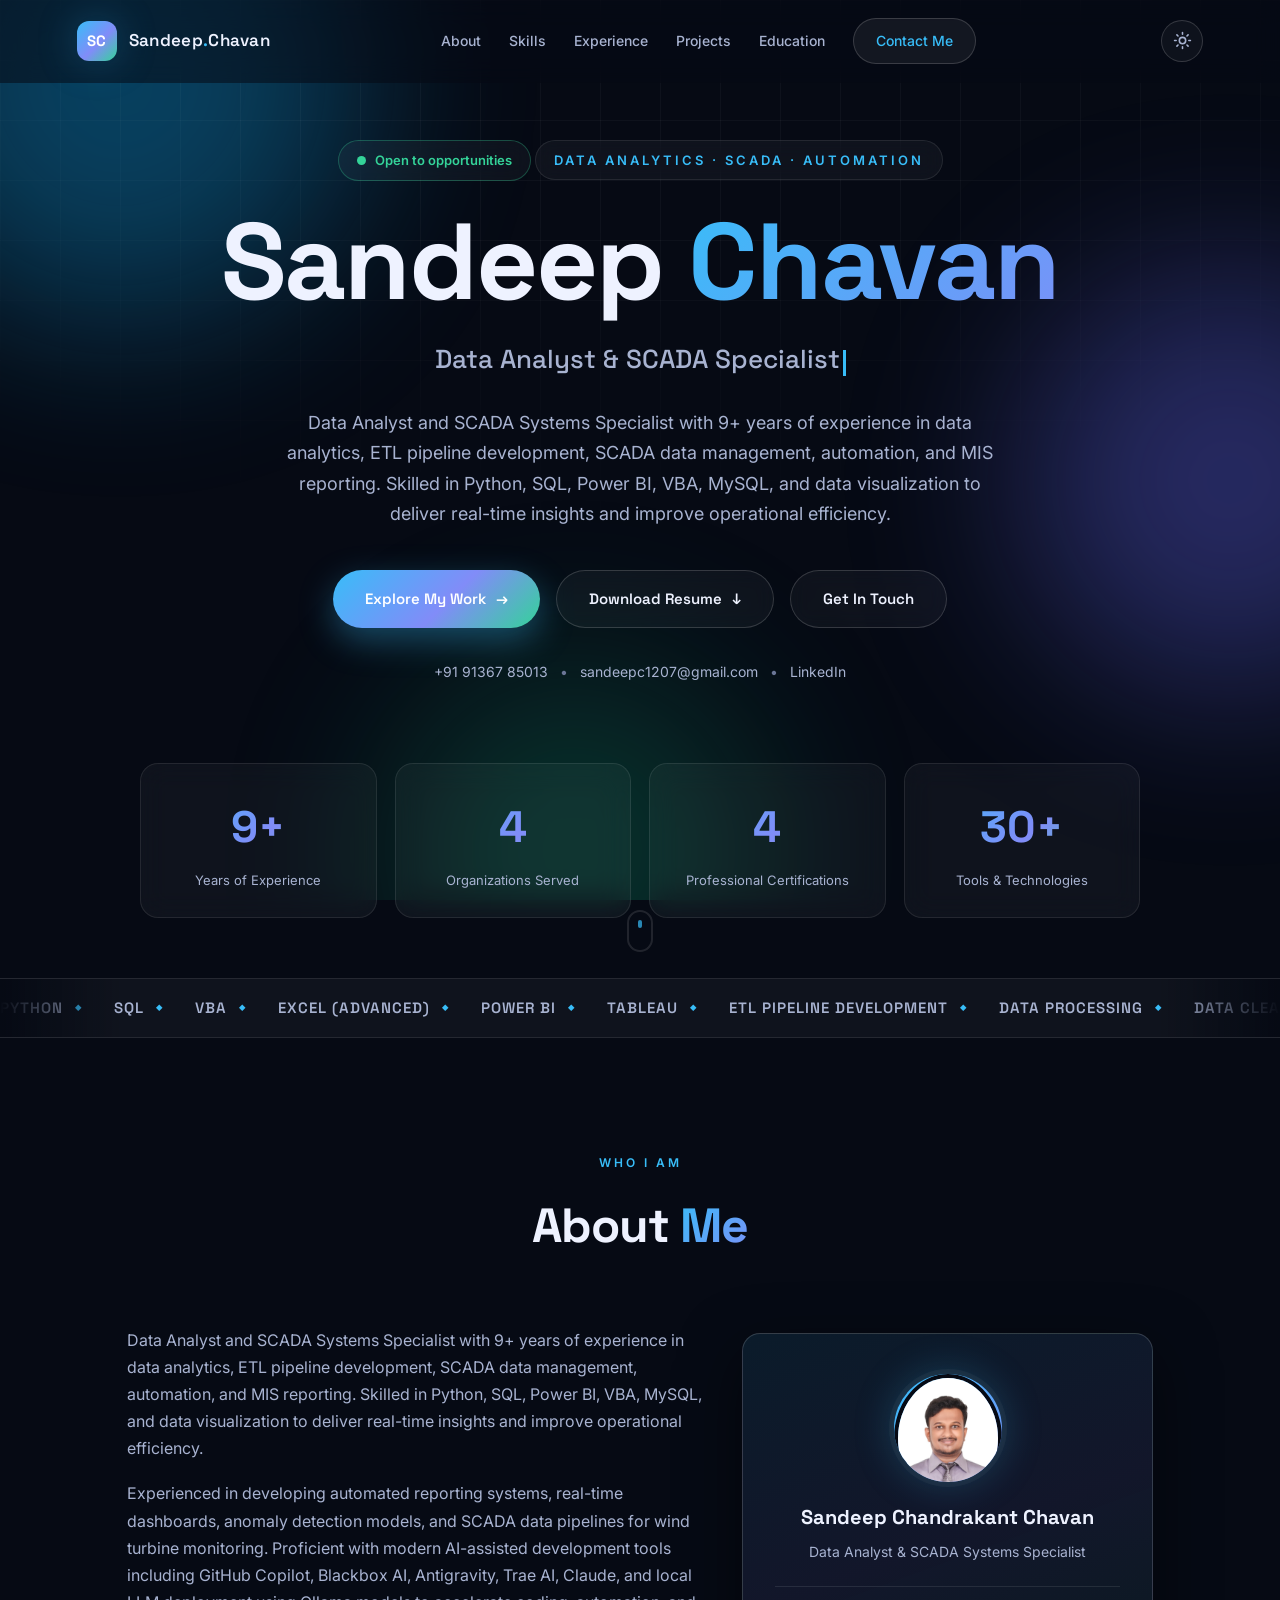
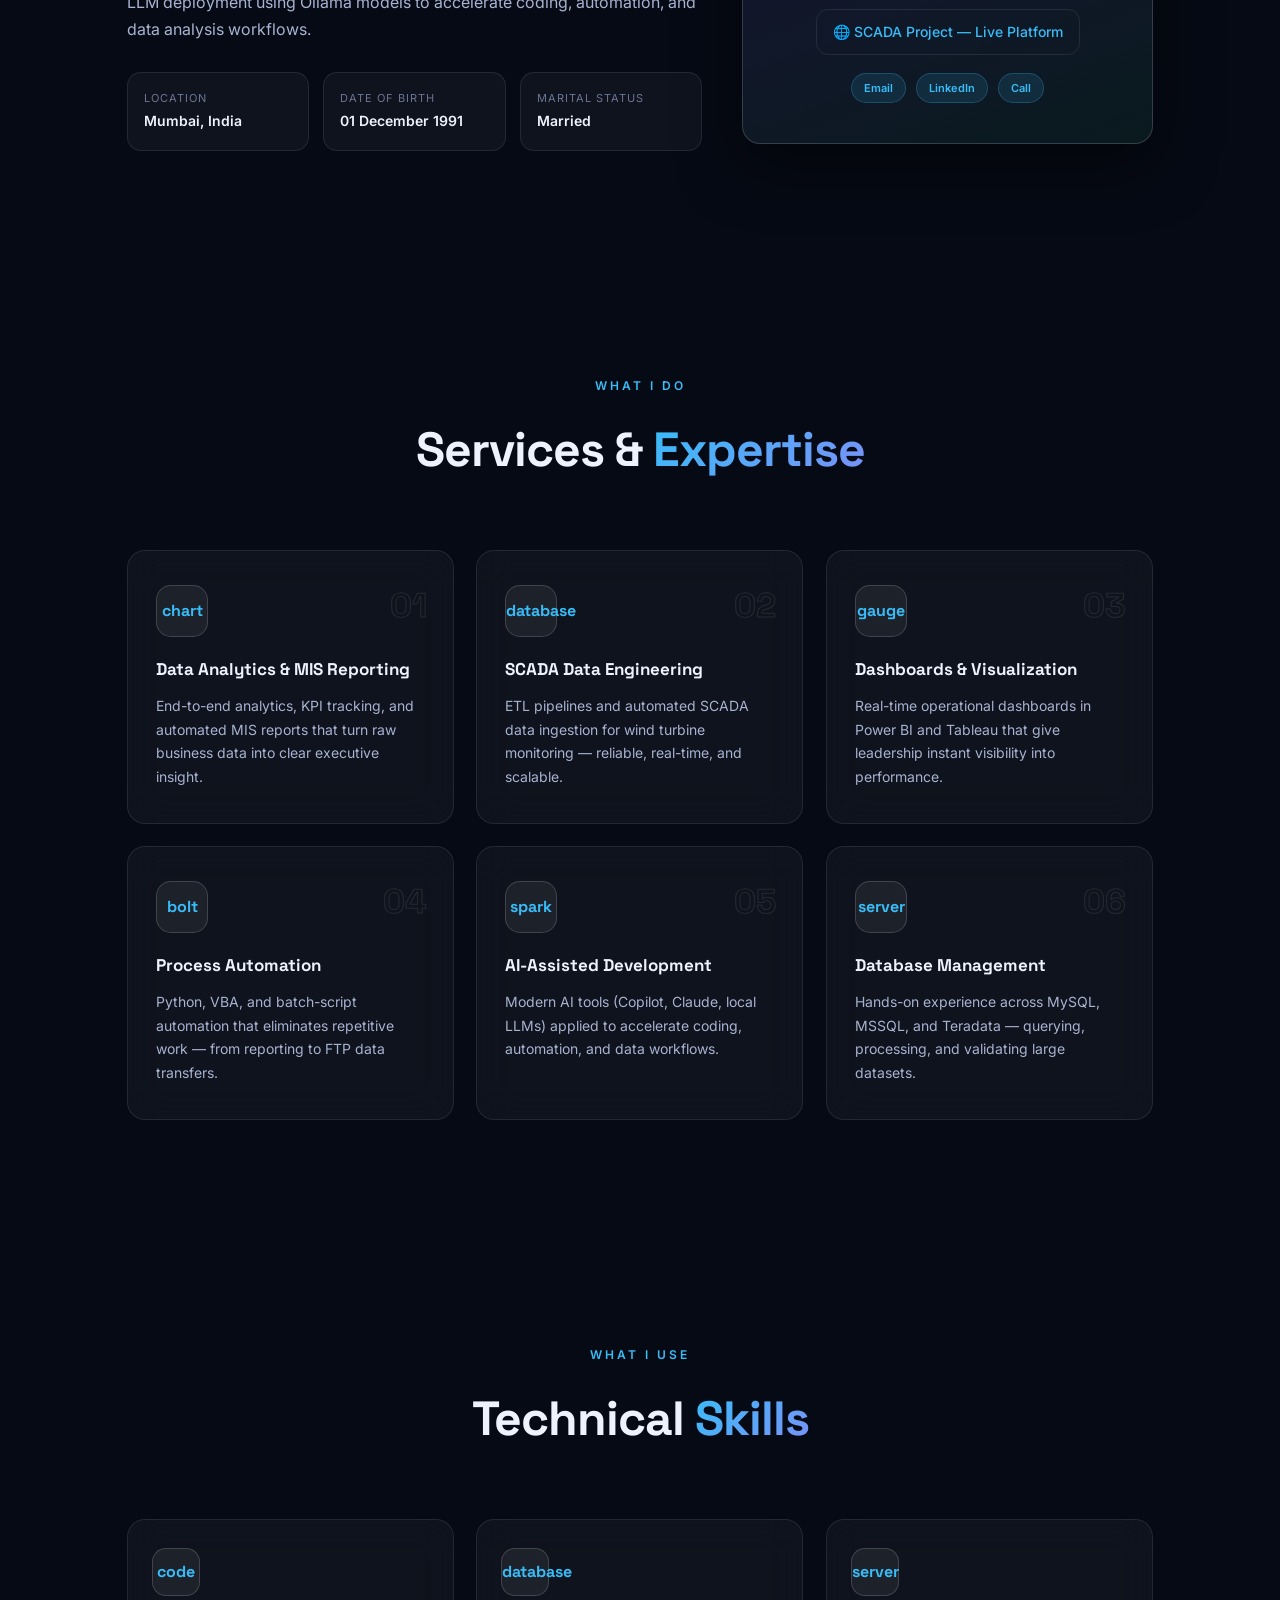
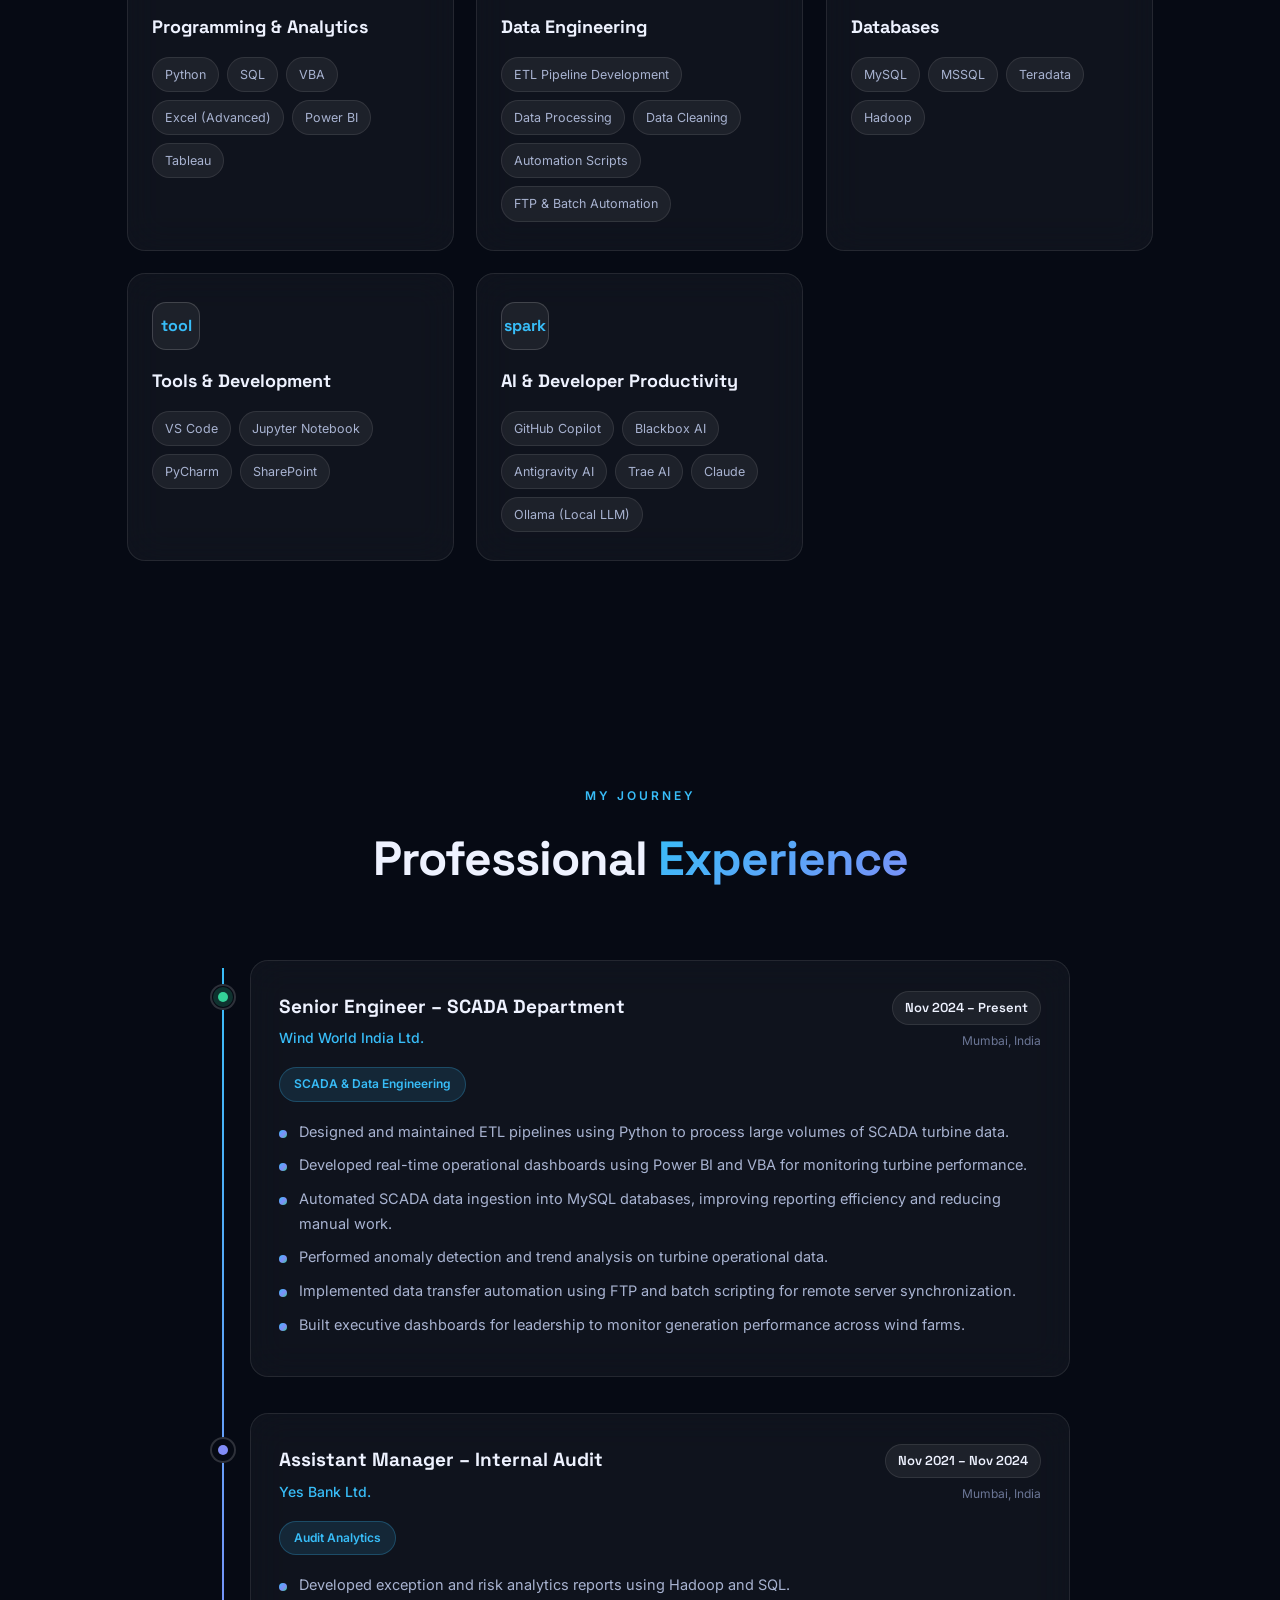
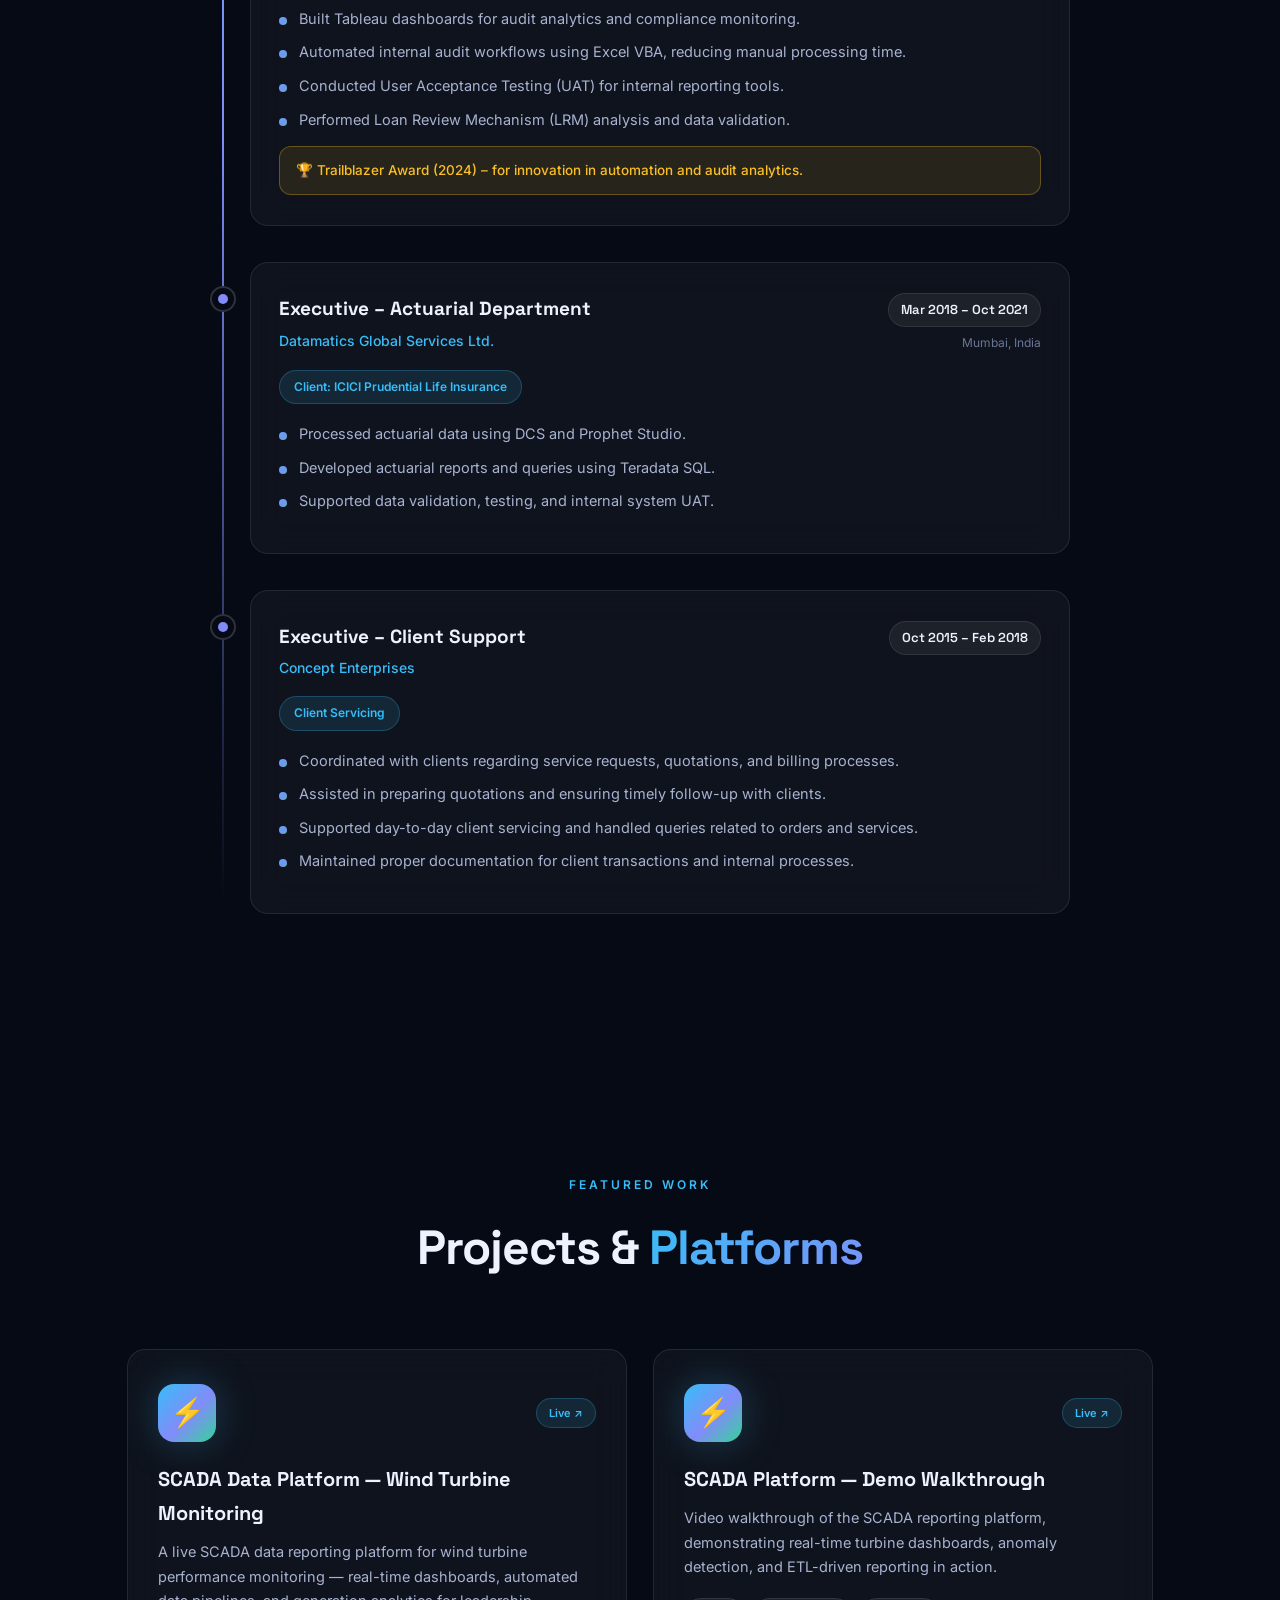
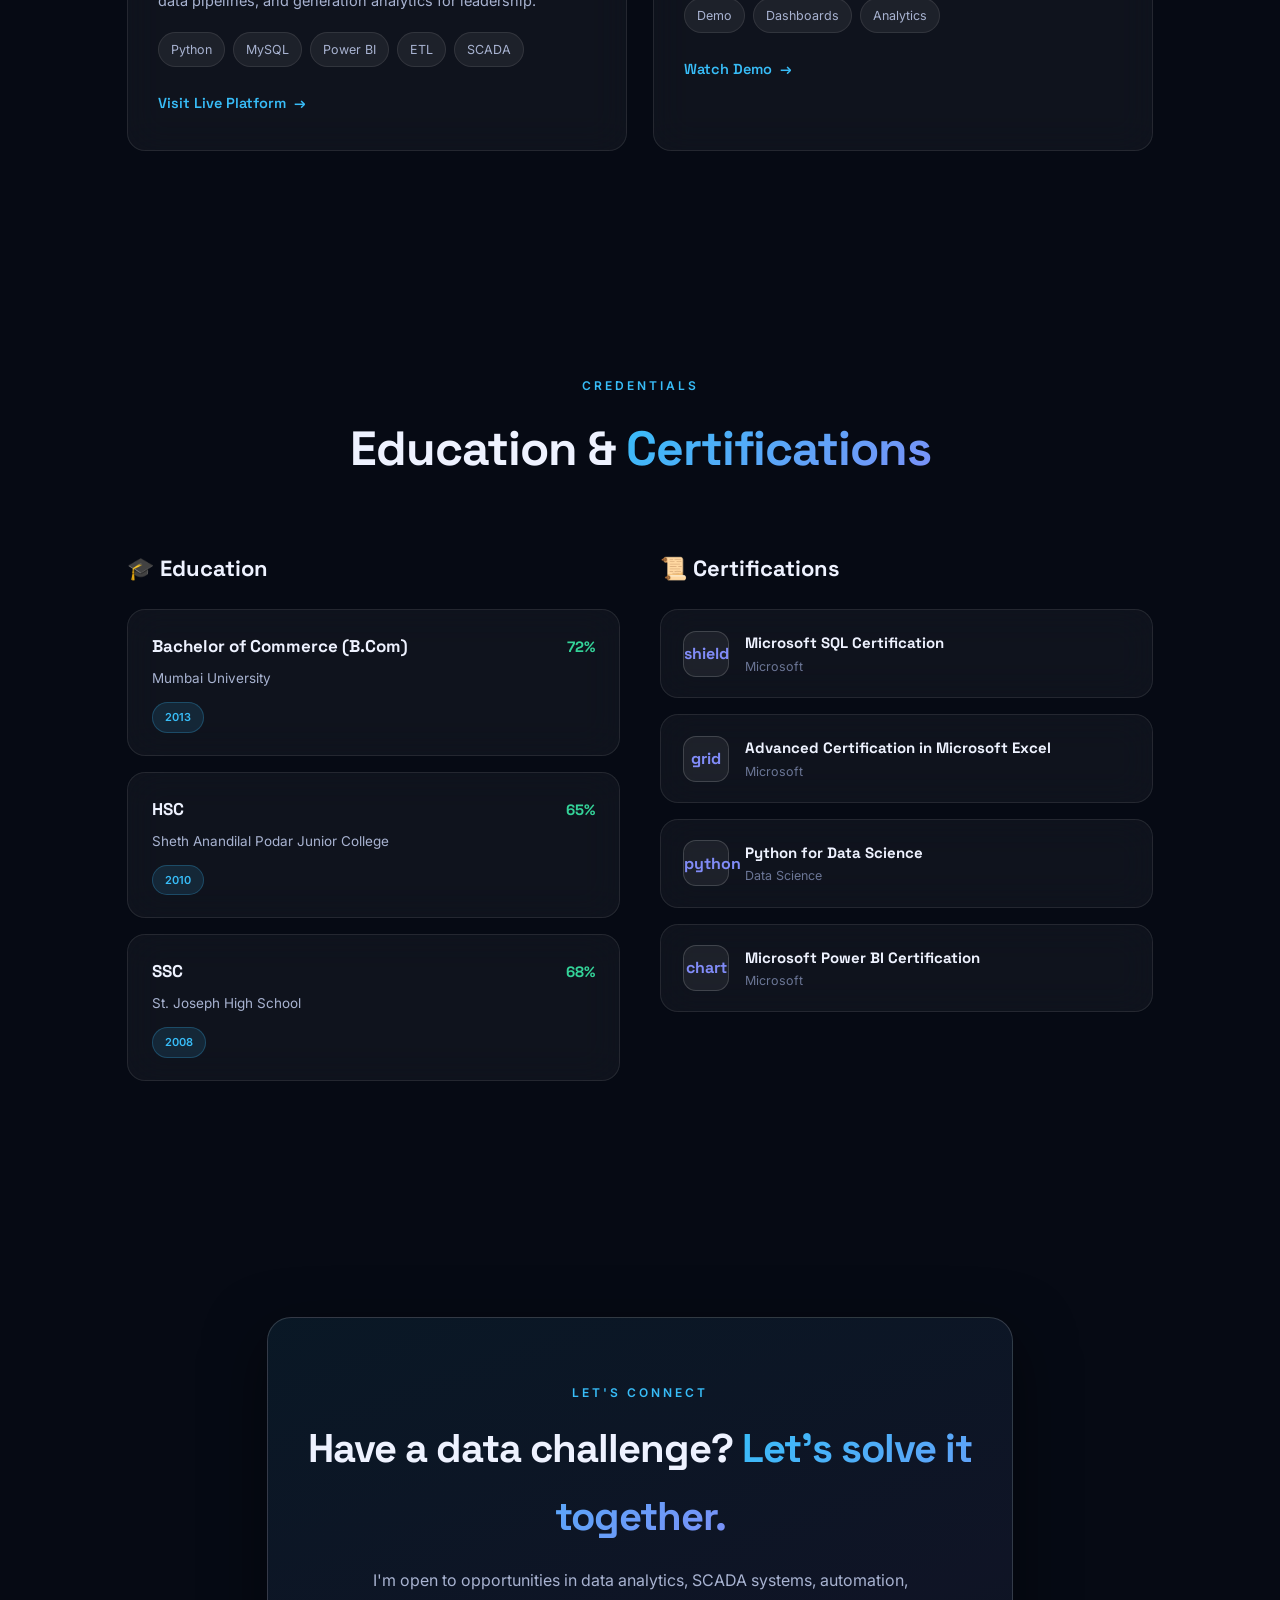
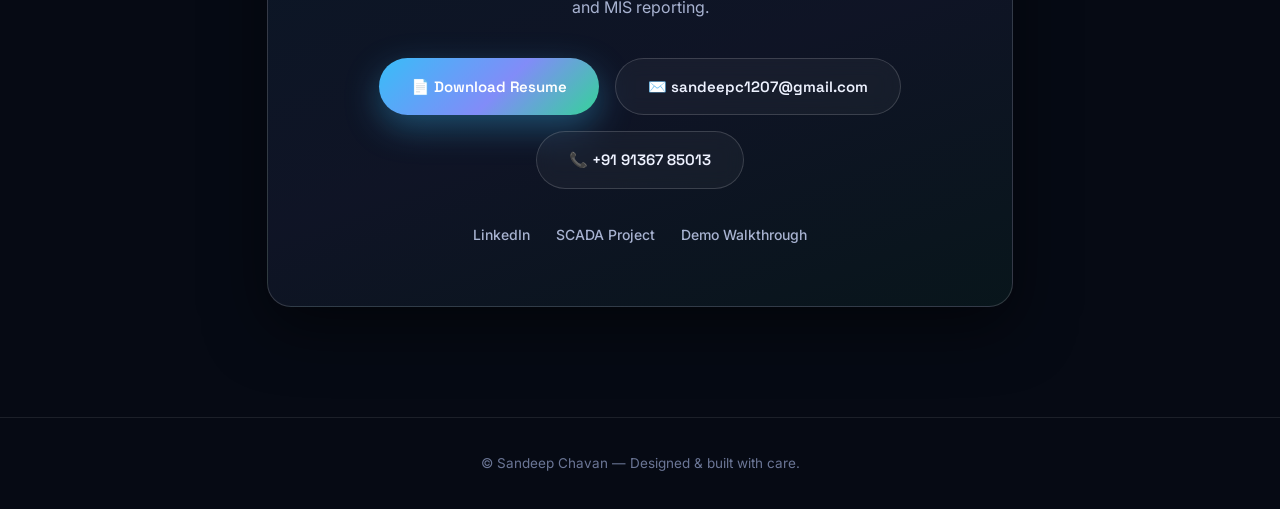
<file: docs/index.html>
<!DOCTYPE html>
<html lang="en">
<head>
    <meta charset="UTF-8">
    <meta name="viewport" content="width=device-width, initial-scale=1.0">
    <title>Sandeep Chandrakant Chavan — Data Analyst &amp; SCADA Systems Specialist</title>
    <meta name="description" content="Turning raw operational data into real-time insights, automation, and executive-ready dashboards.">
    <meta property="og:title" content="Sandeep Chandrakant Chavan — Data Analyst &amp; SCADA Systems Specialist">
    <meta property="og:description" content="Turning raw operational data into real-time insights, automation, and executive-ready dashboards.">
    <meta property="og:type" content="profile">
    <meta property="og:image" content="https://sandeepchavan16082024-prog.github.io/Myportfolio/static/images/sandeepchavan.jpg">
    <link rel="preconnect" href="https://fonts.googleapis.com">
    <link rel="preconnect" href="https://fonts.gstatic.com" crossorigin>
    <link href="https://fonts.googleapis.com/css2?family=Space+Grotesk:wght@300;400;500;600;700&family=Inter:wght@300;400;500;600;700&display=swap" rel="stylesheet">
    <link rel="stylesheet" href="static/css/style.css">
</head>
<body>

    <div class="preloader" id="preloader">
        <div class="preloader-inner">
            <span class="preloader-mark">SC</span>
            <span class="preloader-bar"><i></i></span>
        </div>
    </div>

    <div class="scroll-progress" id="scroll-progress"></div>
    <div class="cursor-glow" id="cursor-glow" aria-hidden="true"></div>

    <div class="bg-decor" aria-hidden="true">
        <div class="orb orb-1"></div>
        <div class="orb orb-2"></div>
        <div class="orb orb-3"></div>
        <div class="grid-overlay"></div>
    </div>

    <!-- ================= NAVBAR ================= -->
    <header class="navbar" id="navbar">
        <a href="#hero" class="brand">
            <span class="brand-mark">SC</span>
            <span class="brand-name">Sandeep<span class="brand-dot">.</span>Chavan</span>
        </a>
        <nav class="nav-links" id="nav-links">
            <a href="#about" class="nav-link">About</a>
            <a href="#skills" class="nav-link">Skills</a>
            <a href="#experience" class="nav-link">Experience</a>
            <a href="#projects" class="nav-link">Projects</a>
            <a href="#education" class="nav-link">Education</a>
            <a href="#contact" class="nav-link btn-nav">Contact Me</a>
        </nav>
        <button class="hamburger" id="hamburger" aria-label="Menu">
            <span></span><span></span><span></span>
        </button>
        <button class="theme-toggle" id="theme-toggle" aria-label="Toggle theme">
            <svg class="icon-sun" viewBox="0 0 24 24" fill="none" stroke="currentColor" stroke-width="2" stroke-linecap="round" stroke-linejoin="round">
                <circle cx="12" cy="12" r="4"></circle>
                <path d="M12 2v2m0 16v2M4.93 4.93l1.41 1.41m11.32 11.32l1.41 1.41M2 12h2m16 0h2M4.93 19.07l1.41-1.41M17.66 6.34l1.41-1.41"></path>
            </svg>
            <svg class="icon-moon" viewBox="0 0 24 24" fill="none" stroke="currentColor" stroke-width="2" stroke-linecap="round" stroke-linejoin="round">
                <path d="M21 12.79A9 9 0 1 1 11.21 3 7 7 0 0 0 21 12.79z"></path>
            </svg>
        </button>
    </header>

    <!-- ================= HERO ================= -->
    <section class="hero" id="hero">
        <div class="hero-inner">
            <span class="availability reveal"><span class="pulse-dot"></span> Open to opportunities</span>
            <p class="hero-eyebrow reveal">Data Analytics · SCADA · Automation</p>
            <h1 class="hero-name reveal">
                Sandeep <span class="gradient-text">Chavan</span>
            </h1>
            <div class="hero-type-wrap reveal">
                <span class="hero-type" id="typewriter"></span><span class="caret"></span>
            </div>
            <p class="hero-sub reveal">Data Analyst and SCADA Systems Specialist with 9+ years of experience in data analytics, ETL pipeline development, SCADA data management, automation, and MIS reporting. Skilled in Python, SQL, Power BI, VBA, MySQL, and data visualization to deliver real-time insights and improve operational efficiency.</p>
            <div class="hero-actions reveal">
                <a href="#projects" class="btn btn-primary">
                    Explore My Work <span class="btn-arrow">→</span>
                </a>
                <a href="static/files/Sandeep_Chavan_Resume.pdf" download class="btn btn-ghost">
                    Download Resume <span class="btn-arrow">↓</span>
                </a>
                <a href="#contact" class="btn btn-ghost">Get In Touch</a>
            </div>
            <div class="hero-contact reveal">
                <a href="tel:+919136785013">+91 91367 85013</a>
                <span class="sep">•</span>
                <a href="mailto:sandeepc1207@gmail.com">sandeepc1207@gmail.com</a>
                <span class="sep">•</span>
                <a href="https://www.linkedin.com/in/sandeep-chavan-163a03270" target="_blank" rel="noopener">LinkedIn</a>
            </div>
        </div>

        <div class="stats reveal" id="stats">
            
            <div class="stat">
                <span class="stat-value" data-target="9" data-suffix="+">0</span>
                <span class="stat-label">Years of Experience</span>
            </div>
            
            <div class="stat">
                <span class="stat-value" data-target="4" data-suffix="">0</span>
                <span class="stat-label">Organizations Served</span>
            </div>
            
            <div class="stat">
                <span class="stat-value" data-target="4" data-suffix="">0</span>
                <span class="stat-label">Professional Certifications</span>
            </div>
            
            <div class="stat">
                <span class="stat-value" data-target="30" data-suffix="+">0</span>
                <span class="stat-label">Tools &amp; Technologies</span>
            </div>
            
        </div>

        <a href="#about" class="scroll-hint" aria-label="Scroll down">
            <span class="mouse"><span class="wheel"></span></span>
        </a>
    </section>

    <!-- ================= MARQUEE ================= -->
    <div class="marquee" aria-hidden="true">
        <div class="marquee-track">
            
            <div class="marquee-group">
                
                <span class="marquee-item">Python <em>◆</em></span>
                
                <span class="marquee-item">SQL <em>◆</em></span>
                
                <span class="marquee-item">VBA <em>◆</em></span>
                
                <span class="marquee-item">Excel (Advanced) <em>◆</em></span>
                
                <span class="marquee-item">Power BI <em>◆</em></span>
                
                <span class="marquee-item">Tableau <em>◆</em></span>
                
                <span class="marquee-item">ETL Pipeline Development <em>◆</em></span>
                
                <span class="marquee-item">Data Processing <em>◆</em></span>
                
                <span class="marquee-item">Data Cleaning <em>◆</em></span>
                
                <span class="marquee-item">Automation Scripts <em>◆</em></span>
                
                <span class="marquee-item">FTP &amp; Batch Automation <em>◆</em></span>
                
                <span class="marquee-item">MySQL <em>◆</em></span>
                
                <span class="marquee-item">MSSQL <em>◆</em></span>
                
                <span class="marquee-item">Teradata <em>◆</em></span>
                
                <span class="marquee-item">Hadoop <em>◆</em></span>
                
                <span class="marquee-item">VS Code <em>◆</em></span>
                
                <span class="marquee-item">Jupyter Notebook <em>◆</em></span>
                
                <span class="marquee-item">PyCharm <em>◆</em></span>
                
                <span class="marquee-item">SharePoint <em>◆</em></span>
                
                <span class="marquee-item">GitHub Copilot <em>◆</em></span>
                
                <span class="marquee-item">Blackbox AI <em>◆</em></span>
                
                <span class="marquee-item">Antigravity AI <em>◆</em></span>
                
                <span class="marquee-item">Trae AI <em>◆</em></span>
                
                <span class="marquee-item">Claude <em>◆</em></span>
                
                <span class="marquee-item">Ollama (Local LLM) <em>◆</em></span>
                
                <span class="marquee-item">SCADA <em>◆</em></span>
                <span class="marquee-item">MIS Reporting <em>◆</em></span>
                <span class="marquee-item">Anomaly Detection <em>◆</em></span>
            </div>
            
            <div class="marquee-group">
                
                <span class="marquee-item">Python <em>◆</em></span>
                
                <span class="marquee-item">SQL <em>◆</em></span>
                
                <span class="marquee-item">VBA <em>◆</em></span>
                
                <span class="marquee-item">Excel (Advanced) <em>◆</em></span>
                
                <span class="marquee-item">Power BI <em>◆</em></span>
                
                <span class="marquee-item">Tableau <em>◆</em></span>
                
                <span class="marquee-item">ETL Pipeline Development <em>◆</em></span>
                
                <span class="marquee-item">Data Processing <em>◆</em></span>
                
                <span class="marquee-item">Data Cleaning <em>◆</em></span>
                
                <span class="marquee-item">Automation Scripts <em>◆</em></span>
                
                <span class="marquee-item">FTP &amp; Batch Automation <em>◆</em></span>
                
                <span class="marquee-item">MySQL <em>◆</em></span>
                
                <span class="marquee-item">MSSQL <em>◆</em></span>
                
                <span class="marquee-item">Teradata <em>◆</em></span>
                
                <span class="marquee-item">Hadoop <em>◆</em></span>
                
                <span class="marquee-item">VS Code <em>◆</em></span>
                
                <span class="marquee-item">Jupyter Notebook <em>◆</em></span>
                
                <span class="marquee-item">PyCharm <em>◆</em></span>
                
                <span class="marquee-item">SharePoint <em>◆</em></span>
                
                <span class="marquee-item">GitHub Copilot <em>◆</em></span>
                
                <span class="marquee-item">Blackbox AI <em>◆</em></span>
                
                <span class="marquee-item">Antigravity AI <em>◆</em></span>
                
                <span class="marquee-item">Trae AI <em>◆</em></span>
                
                <span class="marquee-item">Claude <em>◆</em></span>
                
                <span class="marquee-item">Ollama (Local LLM) <em>◆</em></span>
                
                <span class="marquee-item">SCADA <em>◆</em></span>
                <span class="marquee-item">MIS Reporting <em>◆</em></span>
                <span class="marquee-item">Anomaly Detection <em>◆</em></span>
            </div>
            
        </div>
    </div>

    <!-- ================= ABOUT ================= -->
    <section class="section" id="about">
        <div class="section-head reveal">
            <span class="section-tag">Who I Am</span>
            <h2 class="section-title">About <span class="gradient-text">Me</span></h2>
        </div>
        <div class="about-grid">
            <div class="about-text reveal reveal-left">
                <p>Data Analyst and SCADA Systems Specialist with 9+ years of experience in data analytics, ETL pipeline development, SCADA data management, automation, and MIS reporting. Skilled in Python, SQL, Power BI, VBA, MySQL, and data visualization to deliver real-time insights and improve operational efficiency.</p>
                <p>Experienced in developing automated reporting systems, real-time dashboards, anomaly detection models, and SCADA data pipelines for wind turbine monitoring. Proficient with modern AI-assisted development tools including GitHub Copilot, Blackbox AI, Antigravity, Trae AI, Claude, and local LLM deployment using Ollama models to accelerate coding, automation, and data analysis workflows.</p>
                <div class="about-meta">
                    <div class="meta-item">
                        <span class="meta-label">Location</span>
                        <span class="meta-value">Mumbai, India</span>
                    </div>
                    <div class="meta-item">
                        <span class="meta-label">Date of Birth</span>
                        <span class="meta-value">01 December 1991</span>
                    </div>
                    <div class="meta-item">
                        <span class="meta-label">Marital Status</span>
                        <span class="meta-value">Married</span>
                    </div>
                </div>
            </div>
            <div class="about-card reveal" data-tilt>
                <div class="card-inner">
                    <div class="avatar-gradient">
                        <img class="avatar-img" src="static/images/sandeepchavan.jpg" alt="Portrait of Sandeep Chandrakant Chavan" loading="lazy">
                    </div>
                    <h3 class="card-name">Sandeep Chandrakant Chavan</h3>
                    <p class="card-role">Data Analyst &amp; SCADA Systems Specialist</p>
                    <div class="card-divider"></div>
                    <a class="card-link" href="https://www.scadadr.windworldindia.com" target="_blank" rel="noopener">
                        🌐 SCADA Project — Live Platform
                    </a>
                    <div class="card-actions">
                        <a class="chip chip-sm" href="mailto:sandeepc1207@gmail.com">Email</a>
                        <a class="chip chip-sm" href="https://www.linkedin.com/in/sandeep-chavan-163a03270" target="_blank" rel="noopener">LinkedIn</a>
                        <a class="chip chip-sm" href="tel:+919136785013">Call</a>
                    </div>
                </div>
            </div>
        </div>
    </section>

    <!-- ================= SERVICES ================= -->
    <section class="section" id="services">
        <div class="section-head reveal">
            <span class="section-tag">What I Do</span>
            <h2 class="section-title">Services & <span class="gradient-text">Expertise</span></h2>
        </div>
        <div class="services-grid">
            
            <div class="service-card glass spotlight reveal" data-tilt>
                <div class="service-icon">chart</div>
                <h3 class="service-title">Data Analytics &amp; MIS Reporting</h3>
                <p class="service-desc">End-to-end analytics, KPI tracking, and automated MIS reports that turn raw business data into clear executive insight.</p>
                <span class="service-num">01</span>
            </div>
            
            <div class="service-card glass spotlight reveal" data-tilt>
                <div class="service-icon">database</div>
                <h3 class="service-title">SCADA Data Engineering</h3>
                <p class="service-desc">ETL pipelines and automated SCADA data ingestion for wind turbine monitoring — reliable, real-time, and scalable.</p>
                <span class="service-num">02</span>
            </div>
            
            <div class="service-card glass spotlight reveal" data-tilt>
                <div class="service-icon">gauge</div>
                <h3 class="service-title">Dashboards &amp; Visualization</h3>
                <p class="service-desc">Real-time operational dashboards in Power BI and Tableau that give leadership instant visibility into performance.</p>
                <span class="service-num">03</span>
            </div>
            
            <div class="service-card glass spotlight reveal" data-tilt>
                <div class="service-icon">bolt</div>
                <h3 class="service-title">Process Automation</h3>
                <p class="service-desc">Python, VBA, and batch-script automation that eliminates repetitive work — from reporting to FTP data transfers.</p>
                <span class="service-num">04</span>
            </div>
            
            <div class="service-card glass spotlight reveal" data-tilt>
                <div class="service-icon">spark</div>
                <h3 class="service-title">AI-Assisted Development</h3>
                <p class="service-desc">Modern AI tools (Copilot, Claude, local LLMs) applied to accelerate coding, automation, and data workflows.</p>
                <span class="service-num">05</span>
            </div>
            
            <div class="service-card glass spotlight reveal" data-tilt>
                <div class="service-icon">server</div>
                <h3 class="service-title">Database Management</h3>
                <p class="service-desc">Hands-on experience across MySQL, MSSQL, and Teradata — querying, processing, and validating large datasets.</p>
                <span class="service-num">06</span>
            </div>
            
        </div>
    </section>

    <!-- ================= SKILLS ================= -->
    <section class="section" id="skills">
        <div class="section-head reveal">
            <span class="section-tag">What I Use</span>
            <h2 class="section-title">Technical <span class="gradient-text">Skills</span></h2>
        </div>
        <div class="skills-grid">
            
            <div class="skill-card glass reveal" data-tilt>
                <div class="skill-icon">code</div>
                <h3 class="skill-category">Programming &amp; Analytics</h3>
                <div class="skill-chips">
                    
                    <span class="skill-chip">Python</span>
                    
                    <span class="skill-chip">SQL</span>
                    
                    <span class="skill-chip">VBA</span>
                    
                    <span class="skill-chip">Excel (Advanced)</span>
                    
                    <span class="skill-chip">Power BI</span>
                    
                    <span class="skill-chip">Tableau</span>
                    
                </div>
            </div>
            
            <div class="skill-card glass reveal" data-tilt>
                <div class="skill-icon">database</div>
                <h3 class="skill-category">Data Engineering</h3>
                <div class="skill-chips">
                    
                    <span class="skill-chip">ETL Pipeline Development</span>
                    
                    <span class="skill-chip">Data Processing</span>
                    
                    <span class="skill-chip">Data Cleaning</span>
                    
                    <span class="skill-chip">Automation Scripts</span>
                    
                    <span class="skill-chip">FTP &amp; Batch Automation</span>
                    
                </div>
            </div>
            
            <div class="skill-card glass reveal" data-tilt>
                <div class="skill-icon">server</div>
                <h3 class="skill-category">Databases</h3>
                <div class="skill-chips">
                    
                    <span class="skill-chip">MySQL</span>
                    
                    <span class="skill-chip">MSSQL</span>
                    
                    <span class="skill-chip">Teradata</span>
                    
                    <span class="skill-chip">Hadoop</span>
                    
                </div>
            </div>
            
            <div class="skill-card glass reveal" data-tilt>
                <div class="skill-icon">tool</div>
                <h3 class="skill-category">Tools &amp; Development</h3>
                <div class="skill-chips">
                    
                    <span class="skill-chip">VS Code</span>
                    
                    <span class="skill-chip">Jupyter Notebook</span>
                    
                    <span class="skill-chip">PyCharm</span>
                    
                    <span class="skill-chip">SharePoint</span>
                    
                </div>
            </div>
            
            <div class="skill-card glass reveal" data-tilt>
                <div class="skill-icon">spark</div>
                <h3 class="skill-category">AI &amp; Developer Productivity</h3>
                <div class="skill-chips">
                    
                    <span class="skill-chip">GitHub Copilot</span>
                    
                    <span class="skill-chip">Blackbox AI</span>
                    
                    <span class="skill-chip">Antigravity AI</span>
                    
                    <span class="skill-chip">Trae AI</span>
                    
                    <span class="skill-chip">Claude</span>
                    
                    <span class="skill-chip">Ollama (Local LLM)</span>
                    
                </div>
            </div>
            
        </div>
    </section>

    <!-- ================= EXPERIENCE ================= -->
    <section class="section" id="experience">
        <div class="section-head reveal">
            <span class="section-tag">My Journey</span>
            <h2 class="section-title">Professional <span class="gradient-text">Experience</span></h2>
        </div>
        <div class="timeline">
            
            <div class="timeline-item reveal reveal-left">
                <div class="timeline-marker">
                    <span class="marker-dot current"></span>
                </div>
                <div class="timeline-card glass">
                    <div class="timeline-top">
                        <div class="timeline-titles">
                            <h3 class="timeline-role">Senior Engineer – SCADA Department</h3>
                            <p class="timeline-company">Wind World India Ltd.</p>
                        </div>
                        <div class="timeline-meta">
                            <span class="timeline-period">Nov 2024 – Present</span>
                            
                            <span class="timeline-location">Mumbai, India</span>
                            
                        </div>
                    </div>
                    
                    <span class="chip tag">SCADA &amp; Data Engineering</span>
                    
                    <ul class="timeline-points">
                        
                        <li>Designed and maintained ETL pipelines using Python to process large volumes of SCADA turbine data.</li>
                        
                        <li>Developed real-time operational dashboards using Power BI and VBA for monitoring turbine performance.</li>
                        
                        <li>Automated SCADA data ingestion into MySQL databases, improving reporting efficiency and reducing manual work.</li>
                        
                        <li>Performed anomaly detection and trend analysis on turbine operational data.</li>
                        
                        <li>Implemented data transfer automation using FTP and batch scripting for remote server synchronization.</li>
                        
                        <li>Built executive dashboards for leadership to monitor generation performance across wind farms.</li>
                        
                    </ul>
                    
                </div>
            </div>
            
            <div class="timeline-item reveal reveal-right">
                <div class="timeline-marker">
                    <span class="marker-dot"></span>
                </div>
                <div class="timeline-card glass">
                    <div class="timeline-top">
                        <div class="timeline-titles">
                            <h3 class="timeline-role">Assistant Manager – Internal Audit</h3>
                            <p class="timeline-company">Yes Bank Ltd.</p>
                        </div>
                        <div class="timeline-meta">
                            <span class="timeline-period">Nov 2021 – Nov 2024</span>
                            
                            <span class="timeline-location">Mumbai, India</span>
                            
                        </div>
                    </div>
                    
                    <span class="chip tag">Audit Analytics</span>
                    
                    <ul class="timeline-points">
                        
                        <li>Developed exception and risk analytics reports using Hadoop and SQL.</li>
                        
                        <li>Built Tableau dashboards for audit analytics and compliance monitoring.</li>
                        
                        <li>Automated internal audit workflows using Excel VBA, reducing manual processing time.</li>
                        
                        <li>Conducted User Acceptance Testing (UAT) for internal reporting tools.</li>
                        
                        <li>Performed Loan Review Mechanism (LRM) analysis and data validation.</li>
                        
                    </ul>
                    
                    <div class="award">🏆 Trailblazer Award (2024) – for innovation in automation and audit analytics.</div>
                    
                </div>
            </div>
            
            <div class="timeline-item reveal reveal-left">
                <div class="timeline-marker">
                    <span class="marker-dot"></span>
                </div>
                <div class="timeline-card glass">
                    <div class="timeline-top">
                        <div class="timeline-titles">
                            <h3 class="timeline-role">Executive – Actuarial Department</h3>
                            <p class="timeline-company">Datamatics Global Services Ltd.</p>
                        </div>
                        <div class="timeline-meta">
                            <span class="timeline-period">Mar 2018 – Oct 2021</span>
                            
                            <span class="timeline-location">Mumbai, India</span>
                            
                        </div>
                    </div>
                    
                    <span class="chip tag">Client: ICICI Prudential Life Insurance</span>
                    
                    <ul class="timeline-points">
                        
                        <li>Processed actuarial data using DCS and Prophet Studio.</li>
                        
                        <li>Developed actuarial reports and queries using Teradata SQL.</li>
                        
                        <li>Supported data validation, testing, and internal system UAT.</li>
                        
                    </ul>
                    
                </div>
            </div>
            
            <div class="timeline-item reveal reveal-right">
                <div class="timeline-marker">
                    <span class="marker-dot"></span>
                </div>
                <div class="timeline-card glass">
                    <div class="timeline-top">
                        <div class="timeline-titles">
                            <h3 class="timeline-role">Executive – Client Support</h3>
                            <p class="timeline-company">Concept Enterprises</p>
                        </div>
                        <div class="timeline-meta">
                            <span class="timeline-period">Oct 2015 – Feb 2018</span>
                            
                        </div>
                    </div>
                    
                    <span class="chip tag">Client Servicing</span>
                    
                    <ul class="timeline-points">
                        
                        <li>Coordinated with clients regarding service requests, quotations, and billing processes.</li>
                        
                        <li>Assisted in preparing quotations and ensuring timely follow-up with clients.</li>
                        
                        <li>Supported day-to-day client servicing and handled queries related to orders and services.</li>
                        
                        <li>Maintained proper documentation for client transactions and internal processes.</li>
                        
                    </ul>
                    
                </div>
            </div>
            
        </div>
    </section>

    <!-- ================= PROJECTS ================= -->
    <section class="section" id="projects">
        <div class="section-head reveal">
            <span class="section-tag">Featured Work</span>
            <h2 class="section-title">Projects & <span class="gradient-text">Platforms</span></h2>
        </div>
        <div class="projects-grid">
            
            <div class="project-card glass reveal" data-tilt>
                <div class="project-glow"></div>
                <div class="project-head">
                    <span class="project-icon">⚡</span>
                    
                    <span class="chip chip-sm">Live ↗</span>
                    
                </div>
                <h3 class="project-title">SCADA Data Platform — Wind Turbine Monitoring</h3>
                <p class="project-desc">A live SCADA data reporting platform for wind turbine performance monitoring — real-time dashboards, automated data pipelines, and generation analytics for leadership.</p>
                <div class="project-tags">
                    
                    <span class="skill-chip">Python</span>
                    
                    <span class="skill-chip">MySQL</span>
                    
                    <span class="skill-chip">Power BI</span>
                    
                    <span class="skill-chip">ETL</span>
                    
                    <span class="skill-chip">SCADA</span>
                    
                </div>
                <a href="https://www.scadadr.windworldindia.com" target="_blank" rel="noopener" class="project-link">
                    Visit Live Platform <span class="btn-arrow">→</span>
                </a>
            </div>
            
            <div class="project-card glass reveal" data-tilt>
                <div class="project-glow"></div>
                <div class="project-head">
                    <span class="project-icon">⚡</span>
                    
                    <span class="chip chip-sm">Live ↗</span>
                    
                </div>
                <h3 class="project-title">SCADA Platform — Demo Walkthrough</h3>
                <p class="project-desc">Video walkthrough of the SCADA reporting platform, demonstrating real-time turbine dashboards, anomaly detection, and ETL-driven reporting in action.</p>
                <div class="project-tags">
                    
                    <span class="skill-chip">Demo</span>
                    
                    <span class="skill-chip">Dashboards</span>
                    
                    <span class="skill-chip">Analytics</span>
                    
                </div>
                <a href="https://drive.google.com/file/d/1kYk3X9sGFo03ukoLQpaxgCgqniTt-9pb/view?usp=drive_link" target="_blank" rel="noopener" class="project-link">
                    Watch Demo <span class="btn-arrow">→</span>
                </a>
            </div>
            
        </div>
    </section>

    <!-- ================= EDUCATION & CERTIFICATIONS ================= -->
    <section class="section" id="education">
        <div class="section-head reveal">
            <span class="section-tag">Credentials</span>
            <h2 class="section-title">Education & <span class="gradient-text">Certifications</span></h2>
        </div>
        <div class="edu-grid">
            <div class="edu-column reveal reveal-left">
                <h3 class="column-title">🎓 Education</h3>
                
                <div class="edu-card glass">
                    <div class="edu-top">
                        <h4 class="edu-degree">Bachelor of Commerce (B.Com)</h4>
                        <span class="edu-score">72%</span>
                    </div>
                    <p class="edu-institution">Mumbai University</p>
                    <span class="chip chip-sm">2013</span>
                </div>
                
                <div class="edu-card glass">
                    <div class="edu-top">
                        <h4 class="edu-degree">HSC</h4>
                        <span class="edu-score">65%</span>
                    </div>
                    <p class="edu-institution">Sheth Anandilal Podar Junior College</p>
                    <span class="chip chip-sm">2010</span>
                </div>
                
                <div class="edu-card glass">
                    <div class="edu-top">
                        <h4 class="edu-degree">SSC</h4>
                        <span class="edu-score">68%</span>
                    </div>
                    <p class="edu-institution">St. Joseph High School</p>
                    <span class="chip chip-sm">2008</span>
                </div>
                
            </div>
            <div class="edu-column reveal reveal-right">
                <h3 class="column-title">📜 Certifications</h3>
                
                <div class="cert-card glass">
                    <span class="cert-icon">shield</span>
                    <div>
                        <h4 class="cert-title">Microsoft SQL Certification</h4>
                        <p class="cert-vendor">Microsoft</p>
                    </div>
                </div>
                
                <div class="cert-card glass">
                    <span class="cert-icon">grid</span>
                    <div>
                        <h4 class="cert-title">Advanced Certification in Microsoft Excel</h4>
                        <p class="cert-vendor">Microsoft</p>
                    </div>
                </div>
                
                <div class="cert-card glass">
                    <span class="cert-icon">python</span>
                    <div>
                        <h4 class="cert-title">Python for Data Science</h4>
                        <p class="cert-vendor">Data Science</p>
                    </div>
                </div>
                
                <div class="cert-card glass">
                    <span class="cert-icon">chart</span>
                    <div>
                        <h4 class="cert-title">Microsoft Power BI Certification</h4>
                        <p class="cert-vendor">Microsoft</p>
                    </div>
                </div>
                
            </div>
        </div>
    </section>

    <!-- ================= CONTACT ================= -->
    <section class="section section-contact" id="contact">
        <div class="contact-card reveal reveal-zoom">
            <span class="section-tag">Let's Connect</span>
            <h2 class="section-title contact-title">Have a data challenge? <span class="gradient-text">Let's solve it together.</span></h2>
            <p class="contact-sub">
                I'm open to opportunities in data analytics, SCADA systems, automation, and MIS reporting.
            </p>
            <div class="contact-actions">
                <a class="btn btn-primary" href="static/files/Sandeep_Chavan_Resume.pdf" download>📄 Download Resume</a>
                <a class="btn btn-ghost" href="mailto:sandeepc1207@gmail.com">✉️ sandeepc1207@gmail.com</a>
                <a class="btn btn-ghost" href="tel:+919136785013">📞 +91 91367 85013</a>
            </div>
            <div class="contact-links">
                <a href="https://www.linkedin.com/in/sandeep-chavan-163a03270" target="_blank" rel="noopener">LinkedIn</a>
                <a href="https://www.scadadr.windworldindia.com" target="_blank" rel="noopener">SCADA Project</a>
                <a href="https://drive.google.com/file/d/1kYk3X9sGFo03ukoLQpaxgCgqniTt-9pb/view?usp=drive_link" target="_blank" rel="noopener">Demo Walkthrough</a>
            </div>
        </div>
    </section>

    <footer class="footer">
        <p>© Sandeep Chavan — Designed & built with care.</p>
    </footer>

    <button class="back-to-top" id="back-to-top" aria-label="Back to top">
        <svg viewBox="0 0 24 24" fill="none" stroke="currentColor" stroke-width="2.2" stroke-linecap="round" stroke-linejoin="round">
            <path d="M12 19V5M5 12l7-7 7 7"></path>
        </svg>
    </button>

    <script src="static/js/main.js"></script>
</body>
</html>
</file>
<file: docs/static/css/style.css>
/* ============================================================
   PORTFOLIO — Premium Dark Theme
   ============================================================ */

:root {
    --bg: #060a14;
    --bg-2: #0a1122;
    --surface: rgba(255, 255, 255, 0.04);
    --surface-2: rgba(255, 255, 255, 0.06);
    --border: rgba(255, 255, 255, 0.09);
    --border-strong: rgba(255, 255, 255, 0.16);
    --text: #eef2ff;
    --text-dim: #a8b3d1;
    --muted: #6b7696;
    --accent-1: #38bdf8;
    --accent-2: #818cf8;
    --accent-3: #34d399;
    --gradient: linear-gradient(135deg, var(--accent-1), var(--accent-2) 55%, var(--accent-3));
    --font-head: 'Space Grotesk', sans-serif;
    --font-body: 'Inter', sans-serif;
    --radius: 18px;
    --shadow: 0 20px 60px rgba(0, 0, 0, 0.5);
    --glow: 0 0 40px rgba(56, 189, 248, 0.25);
    --orb-opacity: 0.35;
    --grid-line: rgba(255, 255, 255, 0.035);
    --scrollbar-track: #060a14;
    --navbar-bg: rgba(6, 10, 20, 0.55);
    --navbar-bg-solid: rgba(6, 10, 20, 0.8);
    --mobile-menu-bg: rgba(8, 12, 26, 0.97);
    --chip-bg: rgba(56, 189, 248, 0.12);
}

html[data-theme="light"] {
    --bg: #f3f6fc;
    --bg-2: #e8eefb;
    --surface: rgba(255, 255, 255, 0.72);
    --surface-2: rgba(15, 23, 42, 0.05);
    --border: rgba(15, 23, 42, 0.09);
    --border-strong: rgba(15, 23, 42, 0.18);
    --text: #0f172a;
    --text-dim: #3f4c68;
    --muted: #64748b;
    --orb-opacity: 0.22;
    --grid-line: rgba(15, 23, 42, 0.06);
    --scrollbar-track: #e8eefb;
    --navbar-bg: rgba(243, 246, 252, 0.6);
    --navbar-bg-solid: rgba(243, 246, 252, 0.85);
    --mobile-menu-bg: rgba(243, 246, 252, 0.97);
    --chip-bg: rgba(56, 189, 248, 0.16);
    --shadow: 0 20px 60px rgba(30, 41, 59, 0.12);
    --glow: 0 0 40px rgba(56, 189, 248, 0.18);
}

* { margin: 0; padding: 0; box-sizing: border-box; }

html { scroll-behavior: smooth; scroll-padding-top: 90px; }

body {
    font-family: var(--font-body);
    background: var(--bg);
    color: var(--text);
    line-height: 1.7;
    overflow-x: hidden;
    -webkit-font-smoothing: antialiased;
}

/* ---------- Scrollbar ---------- */
::-webkit-scrollbar { width: 10px; }
::-webkit-scrollbar-track { background: var(--scrollbar-track); }
::-webkit-scrollbar-thumb {
    background: linear-gradient(var(--accent-1), var(--accent-2));
    border-radius: 20px;
    border: 2px solid var(--bg);
}

::selection { background: rgba(56, 189, 248, 0.35); color: #fff; }

a { color: inherit; text-decoration: none; }

/* ---------- Background decoration ---------- */
.bg-decor { position: fixed; inset: 0; z-index: -1; overflow: hidden; }

.grid-overlay {
    position: absolute; inset: 0;
    background-image:
        linear-gradient(var(--grid-line) 1px, transparent 1px),
        linear-gradient(90deg, var(--grid-line) 1px, transparent 1px);
    background-size: 60px 60px;
    -webkit-mask-image: radial-gradient(ellipse 80% 60% at 50% 0%, #000 40%, transparent 100%);
            mask-image: radial-gradient(ellipse 80% 60% at 50% 0%, #000 40%, transparent 100%);
}

.orb {
    position: absolute;
    border-radius: 50%;
    filter: blur(90px);
    opacity: var(--orb-opacity);
    animation: float 14s ease-in-out infinite;
}
.orb-1 { width: 480px; height: 480px; background: #0ea5e9; top: -160px; left: -120px; }
.orb-2 { width: 420px; height: 420px; background: #6366f1; top: 30%; right: -160px; animation-delay: -4s; }
.orb-3 { width: 380px; height: 380px; background: #10b981; bottom: -140px; left: 30%; animation-delay: -8s; opacity: 0.22; }

@keyframes float {
    0%, 100% { transform: translateY(0) scale(1); }
    50% { transform: translateY(-40px) scale(1.06); }
}

/* ---------- Reveal animations ---------- */
.reveal {
    opacity: 0;
    transform: translateY(36px);
    transition: opacity 0.8s cubic-bezier(0.22, 1, 0.36, 1),
                transform 0.8s cubic-bezier(0.22, 1, 0.36, 1);
}
.reveal.visible:not(.tilt) { opacity: 1; transform: translateY(0); }
.reveal-left { transform: translateX(-46px); }
.reveal-right { transform: translateX(46px); }
.reveal-zoom { transform: scale(0.86); }
.reveal-left.visible:not(.tilt), .reveal-right.visible:not(.tilt) { transform: translateX(0); }
.reveal-zoom.visible:not(.tilt) { transform: scale(1); }

/* ---------- Gradient text ---------- */
.gradient-text {
    background: var(--gradient);
    background-size: 200% 200%;
    -webkit-background-clip: text;
    background-clip: text;
    -webkit-text-fill-color: transparent;
    color: transparent;
    animation: gradientShift 6s ease infinite;
}
@keyframes gradientShift {
    0%, 100% { background-position: 0% 50%; }
    50% { background-position: 100% 50%; }
}

/* ---------- Glass card ---------- */
.glass {
    background: var(--surface);
    border: 1px solid var(--border);
    backdrop-filter: blur(18px);
    -webkit-backdrop-filter: blur(18px);
    border-radius: var(--radius);
}

/* ============================================================
   NAVBAR
   ============================================================ */
.navbar {
    position: fixed;
    top: 0; left: 0; right: 0;
    z-index: 1000;
    display: flex;
    align-items: center;
    justify-content: space-between;
    padding: 18px 6vw;
    transition: padding 0.3s ease, background 0.3s ease, border-color 0.3s ease;
    background: var(--navbar-bg);
    border-bottom: 1px solid transparent;
    backdrop-filter: blur(14px);
    -webkit-backdrop-filter: blur(14px);
}
.navbar.scrolled {
    padding: 12px 6vw;
    background: var(--navbar-bg-solid);
    border-bottom: 1px solid var(--border);
}

.brand { display: flex; align-items: center; gap: 12px; }
.brand-mark {
    display: grid; place-items: center;
    width: 40px; height: 40px;
    border-radius: 12px;
    background: var(--gradient);
    font-family: var(--font-head);
    font-weight: 700; font-size: 15px; color: #fff;
    box-shadow: var(--glow);
}
.brand-name {
    font-family: var(--font-head);
    font-weight: 600; font-size: 17px; letter-spacing: 0.3px;
}
.brand-dot { color: var(--accent-1); }

.nav-links { display: flex; align-items: center; gap: 28px; }
.nav-link {
    position: relative;
    font-size: 14px; font-weight: 500;
    color: var(--text-dim);
    transition: color 0.25s ease;
}
.nav-link::after {
    content: '';
    position: absolute; left: 0; bottom: -6px;
    width: 0; height: 2px;
    background: var(--gradient);
    transition: width 0.3s ease;
}
.nav-link:hover { color: var(--text); }
.nav-link:hover::after { width: 100%; }

.btn-nav {
    padding: 10px 22px;
    border: 1px solid var(--border-strong);
    border-radius: 999px;
    background: var(--surface-2);
    color: var(--text);
}
.btn-nav:hover { background: var(--gradient); color: #fff; border-color: transparent; }
.btn-nav::after { display: none; }

.hamburger {
    display: none;
    flex-direction: column; gap: 5px;
    background: none; border: none; cursor: pointer;
    padding: 6px;
}
.hamburger span {
    width: 24px; height: 2px; background: var(--text);
    border-radius: 2px; transition: 0.3s ease;
}
.hamburger.open span:nth-child(1) { transform: translateY(7px) rotate(45deg); }
.hamburger.open span:nth-child(2) { opacity: 0; }
.hamburger.open span:nth-child(3) { transform: translateY(-7px) rotate(-45deg); }

/* ---------- Theme toggle ---------- */
.theme-toggle {
    display: grid; place-items: center;
    width: 42px; height: 42px;
    margin-left: 14px;
    border-radius: 50%;
    background: var(--surface);
    border: 1px solid var(--border-strong);
    color: var(--text-dim);
    cursor: pointer;
    transition: color 0.3s ease, border-color 0.3s ease, transform 0.25s ease;
}
.theme-toggle:hover { color: var(--accent-1); border-color: var(--accent-1); transform: rotate(15deg); }
.theme-toggle svg { width: 19px; height: 19px; }
.icon-moon { display: none; }
html[data-theme="light"] .icon-moon { display: block; }
html[data-theme="light"] .icon-sun { display: none; }

/* ============================================================
   HERO
   ============================================================ */
.hero {
    min-height: 100vh;
    display: flex;
    flex-direction: column;
    align-items: center;
    justify-content: center;
    text-align: center;
    padding: 140px 6vw 60px;
    position: relative;
}

.hero-eyebrow {
    display: inline-flex;
    align-items: center;
    gap: 10px;
    font-size: 13px;
    font-weight: 600;
    letter-spacing: 3px;
    text-transform: uppercase;
    color: var(--accent-1);
    border: 1px solid var(--border);
    background: var(--surface);
    padding: 8px 18px;
    border-radius: 999px;
    margin-bottom: 26px;
    backdrop-filter: blur(10px);
}

.hero-name {
    font-family: var(--font-head);
    font-weight: 700;
    font-size: clamp(52px, 10vw, 108px);
    line-height: 1.05;
    letter-spacing: -2px;
}

.hero-type-wrap {
    margin-top: 18px;
    min-height: 34px;
    font-family: var(--font-head);
    font-size: clamp(18px, 3vw, 26px);
    font-weight: 500;
    color: var(--text-dim);
}
.caret {
    display: inline-block;
    width: 3px; height: 1em;
    background: var(--accent-1);
    vertical-align: text-bottom;
    margin-left: 3px;
    animation: blink 1s step-end infinite;
}
@keyframes blink { 50% { opacity: 0; } }

.hero-sub {
    max-width: 720px;
    margin: 26px auto 0;
    color: var(--text-dim);
    font-size: clamp(15px, 1.6vw, 18px);
}

.hero-actions {
    margin-top: 40px;
    display: flex; gap: 16px; justify-content: center; flex-wrap: wrap;
}

.btn {
    display: inline-flex;
    align-items: center;
    gap: 10px;
    padding: 15px 32px;
    border-radius: 999px;
    font-family: var(--font-head);
    font-weight: 600;
    font-size: 15px;
    transition: transform 0.25s ease, box-shadow 0.25s ease, background 0.25s ease;
}
.btn-primary {
    background: var(--gradient);
    color: #fff;
    box-shadow: 0 12px 34px rgba(56, 189, 248, 0.35);
}
.btn-primary:hover { transform: translateY(-3px); box-shadow: 0 18px 44px rgba(129, 140, 248, 0.45); }
.btn-ghost {
    border: 1px solid var(--border-strong);
    color: var(--text);
    background: var(--surface);
    backdrop-filter: blur(10px);
}
.btn-ghost:hover { border-color: var(--accent-1); color: var(--accent-1); transform: translateY(-3px); }
.btn-arrow { transition: transform 0.25s ease; }
.btn:hover .btn-arrow { transform: translateX(4px); }

.hero-contact {
    margin-top: 32px;
    display: flex; gap: 12px; flex-wrap: wrap; justify-content: center;
    font-size: 14px; color: var(--muted);
}
.hero-contact a { color: var(--text-dim); transition: color 0.2s ease; }
.hero-contact a:hover { color: var(--accent-1); }
.hero-contact .sep { color: var(--muted); }

/* ---------- Stats ---------- */
.stats {
    margin-top: 80px;
    display: grid;
    grid-template-columns: repeat(4, 1fr);
    gap: 18px;
    width: min(1000px, 100%);
}
.stat {
    padding: 26px 18px;
    border-radius: var(--radius);
    background: var(--surface);
    border: 1px solid var(--border);
    backdrop-filter: blur(14px);
    transition: transform 0.3s ease, border-color 0.3s ease;
}
.stat:hover { transform: translateY(-6px); border-color: var(--accent-1); }
.stat-value {
    display: block;
    font-family: var(--font-head);
    font-size: clamp(30px, 4vw, 44px);
    font-weight: 700;
    background: var(--gradient);
    -webkit-background-clip: text;
    background-clip: text;
    -webkit-text-fill-color: transparent;
}
.stat-label { font-size: 13px; color: var(--text-dim); margin-top: 4px; display: block; }

/* ---------- Scroll hint ---------- */
.scroll-hint {
    position: absolute; bottom: 26px; left: 50%;
    transform: translateX(-50%);
    opacity: 0.7;
}
.mouse {
    width: 26px; height: 42px;
    border: 2px solid var(--border-strong);
    border-radius: 14px;
    display: flex; justify-content: center;
    padding-top: 8px;
}
.wheel {
    width: 4px; height: 8px;
    background: var(--accent-1);
    border-radius: 4px;
    animation: scroll 1.8s ease-in-out infinite;
}
@keyframes scroll {
    0% { transform: translateY(0); opacity: 1; }
    100% { transform: translateY(16px); opacity: 0; }
}

/* ============================================================
   SECTIONS
   ============================================================ */
.section {
    max-width: 1180px;
    margin: 0 auto;
    padding: 110px 6vw;
}
.section-head { text-align: center; margin-bottom: 60px; }
.section-tag {
    font-size: 12px;
    font-weight: 600;
    letter-spacing: 3px;
    text-transform: uppercase;
    color: var(--accent-1);
}
.section-title {
    font-family: var(--font-head);
    font-size: clamp(32px, 5vw, 48px);
    font-weight: 700;
    letter-spacing: -1px;
    margin-top: 10px;
}

/* ============================================================
   ABOUT
   ============================================================ */
.about-grid {
    display: grid;
    grid-template-columns: 1.4fr 1fr;
    gap: 40px;
    align-items: center;
}
.about-text p { color: var(--text-dim); margin-bottom: 18px; font-size: 16px; }
.about-meta {
    display: grid;
    grid-template-columns: repeat(3, 1fr);
    gap: 14px;
    margin-top: 28px;
}
.meta-item {
    padding: 16px;
    border-radius: 14px;
    background: var(--surface);
    border: 1px solid var(--border);
}
.meta-label { display: block; font-size: 11px; letter-spacing: 1px; text-transform: uppercase; color: var(--muted); }
.meta-value { font-weight: 600; font-size: 14px; color: var(--text); }

.about-card { position: relative; }
.card-inner {
    position: relative;
    padding: 40px 32px;
    text-align: center;
    border-radius: var(--radius);
    background: linear-gradient(160deg, rgba(56,189,248,0.10), rgba(129,140,248,0.10) 50%, rgba(52,211,153,0.08));
    border: 1px solid var(--border-strong);
    box-shadow: var(--shadow);
}
.avatar-gradient {
    width: 108px; height: 108px;
    margin: 0 auto 18px;
    border-radius: 50%;
    background: var(--gradient);
    background-size: 200% 200%;
    animation: gradientShift 6s ease infinite;
    display: grid; place-items: center;
    box-shadow: 0 0 0 5px rgba(255, 255, 255, 0.04), var(--glow);
    overflow: hidden;
}
.avatar-img {
    width: 100%; height: 100%;
    object-fit: cover;
    border-radius: 50%;
    border: 4px solid var(--bg);
    display: block;
}
.avatar-initials { font-family: var(--font-head); font-size: 32px; font-weight: 700; color: #fff; }
.card-name { font-family: var(--font-head); font-size: 20px; }
.card-role { color: var(--text-dim); font-size: 14px; margin-top: 6px; }
.card-divider { height: 1px; background: var(--border); margin: 22px 0; }
.card-link {
    display: inline-block;
    font-size: 14px; font-weight: 500;
    color: var(--accent-1);
    border: 1px solid var(--border);
    padding: 10px 16px;
    border-radius: 12px;
    transition: background 0.25s ease, border-color 0.25s ease;
}
.card-link:hover { background: var(--surface-2); border-color: var(--accent-1); }
.card-actions { display: flex; gap: 10px; justify-content: center; margin-top: 18px; flex-wrap: wrap; }

.chip {
    display: inline-block;
    font-size: 12px; font-weight: 600;
    padding: 6px 14px;
    border-radius: 999px;
    background: var(--chip-bg);
    color: var(--accent-1);
    border: 1px solid rgba(56, 189, 248, 0.25);
}
.chip-sm { font-size: 11px; padding: 5px 12px; }

/* ============================================================
   SKILLS
   ============================================================ */
.skills-grid {
    display: grid;
    grid-template-columns: repeat(auto-fit, minmax(250px, 1fr));
    gap: 22px;
}
.skill-card {
    padding: 28px 24px;
    transition: transform 0.3s ease, border-color 0.3s ease, box-shadow 0.3s ease;
    position: relative;
    overflow: hidden;
}
.skill-card::before {
    content: '';
    position: absolute; top: 0; left: 0; right: 0;
    height: 3px;
    background: var(--gradient);
    transform: scaleX(0);
    transform-origin: left;
    transition: transform 0.4s ease;
}
.skill-card:hover { transform: translateY(-8px); border-color: var(--accent-1); box-shadow: var(--glow); }
.skill-card:hover::before { transform: scaleX(1); }
.skill-icon {
    font-family: var(--font-head);
    width: 48px; height: 48px;
    display: grid; place-items: center;
    border-radius: 14px;
    font-size: 16px; font-weight: 700;
    background: var(--surface-2);
    border: 1px solid var(--border-strong);
    color: var(--accent-1);
    margin-bottom: 16px;
}
.skill-category { font-family: var(--font-head); font-size: 18px; margin-bottom: 14px; }
.skill-chips { display: flex; flex-wrap: wrap; gap: 8px; }
.skill-chip {
    font-size: 12.5px;
    padding: 6px 12px;
    border-radius: 999px;
    background: var(--surface-2);
    border: 1px solid var(--border);
    color: var(--text-dim);
    transition: 0.25s ease;
}
.skill-chip:hover { background: rgba(56, 189, 248, 0.14); border-color: var(--accent-1); color: var(--text); }

/* ============================================================
   TIMELINE
   ============================================================ */
.timeline {
    position: relative;
    max-width: 860px;
    margin: 0 auto;
    padding-left: 40px;
}
.timeline::before {
    content: '';
    position: absolute;
    left: 12px; top: 8px; bottom: 8px;
    width: 2px;
    background: linear-gradient(var(--accent-1), var(--accent-2), transparent);
}
.timeline-item { position: relative; margin-bottom: 36px; }
.timeline-marker {
    position: absolute;
    left: -40px; top: 24px;
    width: 26px; height: 26px;
    border-radius: 50%;
    background: var(--bg);
    border: 2px solid var(--border-strong);
    display: grid; place-items: center;
}
.marker-dot { width: 10px; height: 10px; border-radius: 50%; background: var(--accent-2); }
.marker-dot.current { background: var(--accent-3); box-shadow: 0 0 0 5px rgba(52, 211, 153, 0.2); animation: pulse 2s infinite; }
@keyframes pulse {
    0%, 100% { box-shadow: 0 0 0 4px rgba(52, 211, 153, 0.25); }
    50% { box-shadow: 0 0 0 9px rgba(52, 211, 153, 0.08); }
}

.timeline-card {
    padding: 30px 28px;
    transition: transform 0.3s ease, border-color 0.3s ease;
}
.timeline-card:hover { transform: translateY(-5px); border-color: var(--border-strong); }
.timeline-top {
    display: flex;
    justify-content: space-between;
    align-items: flex-start;
    gap: 16px;
    flex-wrap: wrap;
    margin-bottom: 12px;
}
.timeline-role { font-family: var(--font-head); font-size: 19px; }
.timeline-company { color: var(--accent-1); font-size: 14px; font-weight: 500; margin-top: 3px; }
.timeline-meta { text-align: right; }
.timeline-period {
    font-family: var(--font-head);
    font-size: 13px; font-weight: 600;
    color: var(--text);
    background: var(--surface-2);
    border: 1px solid var(--border);
    padding: 5px 12px;
    border-radius: 999px;
    display: inline-block;
}
.timeline-location { display: block; font-size: 12px; color: var(--muted); margin-top: 6px; }
.tag { margin: 4px 0 14px; }
.timeline-points { list-style: none; margin-top: 4px; }
.timeline-points li {
    position: relative;
    padding-left: 20px;
    margin-bottom: 9px;
    color: var(--text-dim);
    font-size: 14.5px;
}
.timeline-points li::before {
    content: '';
    position: absolute; left: 0; top: 10px;
    width: 8px; height: 8px;
    border-radius: 50%;
    background: var(--gradient);
}
.award {
    margin-top: 14px;
    padding: 12px 16px;
    border-radius: 12px;
    background: rgba(251, 191, 36, 0.1);
    border: 1px solid rgba(251, 191, 36, 0.3);
    color: #fbbf24;
    font-size: 13.5px;
    font-weight: 500;
}

/* ============================================================
   PROJECTS
   ============================================================ */
.projects-grid {
    display: grid;
    grid-template-columns: repeat(auto-fit, minmax(320px, 1fr));
    gap: 26px;
}
.project-card {
    position: relative;
    padding: 34px 30px;
    overflow: hidden;
    transition: transform 0.3s ease, border-color 0.3s ease;
}
.project-card:hover { transform: translateY(-8px); border-color: var(--accent-1); }
.project-glow {
    position: absolute; top: -60px; right: -60px;
    width: 180px; height: 180px;
    background: radial-gradient(circle, rgba(56,189,248,0.35), transparent 70%);
    opacity: 0; transition: opacity 0.4s ease;
}
.project-card:hover .project-glow { opacity: 1; }
.project-head {
    display: flex; justify-content: space-between; align-items: center;
    margin-bottom: 20px;
}
.project-icon {
    font-size: 28px;
    width: 58px; height: 58px;
    display: grid; place-items: center;
    border-radius: 16px;
    background: var(--gradient);
    box-shadow: var(--glow);
}
.project-title { font-family: var(--font-head); font-size: 20px; margin-bottom: 10px; }
.project-desc { color: var(--text-dim); font-size: 14.5px; margin-bottom: 18px; }
.project-tags { display: flex; flex-wrap: wrap; gap: 8px; margin-bottom: 22px; }
.project-link {
    font-family: var(--font-head);
    font-weight: 600; font-size: 14.5px;
    color: var(--accent-1);
    display: inline-flex; align-items: center; gap: 8px;
    transition: gap 0.25s ease;
}
.project-link:hover { gap: 13px; }

/* ============================================================
   EDUCATION & CERTIFICATIONS
   ============================================================ */
.edu-grid {
    display: grid;
    grid-template-columns: 1fr 1fr;
    gap: 40px;
}
.column-title { font-family: var(--font-head); font-size: 22px; margin-bottom: 22px; }
.edu-card {
    padding: 22px 24px;
    margin-bottom: 16px;
    transition: transform 0.3s ease, border-color 0.3s ease;
}
.edu-card:hover { transform: translateX(6px); border-color: var(--accent-1); }
.edu-top { display: flex; justify-content: space-between; align-items: center; gap: 10px; }
.edu-degree { font-family: var(--font-head); font-size: 17px; }
.edu-score {
    font-family: var(--font-head); font-weight: 700; font-size: 15px;
    color: var(--accent-3);
}
.edu-institution { color: var(--text-dim); font-size: 13.5px; margin: 6px 0 12px; }

.cert-card {
    display: flex; align-items: center; gap: 16px;
    padding: 20px 22px;
    margin-bottom: 16px;
    transition: transform 0.3s ease, border-color 0.3s ease;
}
.cert-card:hover { transform: translateX(6px); border-color: var(--accent-2); }
.cert-icon {
    flex-shrink: 0;
    width: 46px; height: 46px;
    display: grid; place-items: center;
    border-radius: 13px;
    background: var(--surface-2);
    border: 1px solid var(--border-strong);
    font-family: var(--font-head);
    font-weight: 700;
    color: var(--accent-2);
}
.cert-title { font-family: var(--font-head); font-size: 15px; }
.cert-vendor { font-size: 12.5px; color: var(--muted); }

/* ============================================================
   CONTACT
   ============================================================ */
.section-contact { max-width: 900px; }
.contact-card {
    text-align: center;
    padding: 60px 40px;
    border-radius: 24px;
    background: linear-gradient(160deg, rgba(56,189,248,0.08), rgba(129,140,248,0.08) 60%, rgba(52,211,153,0.06));
    border: 1px solid var(--border-strong);
    box-shadow: var(--shadow);
}
.contact-title { font-size: clamp(28px, 4vw, 40px); margin-bottom: 16px; }
.contact-sub { color: var(--text-dim); max-width: 560px; margin: 0 auto 36px; }
.contact-actions { display: flex; gap: 16px; justify-content: center; flex-wrap: wrap; margin-bottom: 34px; }
.contact-links {
    display: flex; justify-content: center; gap: 26px; flex-wrap: wrap;
    font-size: 14px; font-weight: 500; color: var(--text-dim);
}
.contact-links a { transition: color 0.2s ease; }
.contact-links a:hover { color: var(--accent-1); }

/* ============================================================
   FOOTER
   ============================================================ */
.footer {
    text-align: center;
    padding: 34px 6vw;
    border-top: 1px solid var(--border);
    color: var(--muted);
    font-size: 13.5px;
}

/* ============================================================
   RESPONSIVE
   ============================================================ */
@media (max-width: 900px) {
    .about-grid { grid-template-columns: 1fr; }
    .edu-grid { grid-template-columns: 1fr; }
    .stats { grid-template-columns: repeat(2, 1fr); }
    .timeline { padding-left: 34px; }
    .timeline-marker { left: -34px; }
}

@media (max-width: 640px) {
    .nav-links {
        position: fixed;
        top: 0; right: 0; bottom: 0;
        width: min(300px, 78vw);
        flex-direction: column;
        align-items: flex-start;
        justify-content: center;
        gap: 26px;
        padding: 40px 36px;
        background: var(--mobile-menu-bg);
        backdrop-filter: blur(20px);
        transform: translateX(100%);
        transition: transform 0.4s cubic-bezier(0.22, 1, 0.36, 1);
        border-left: 1px solid var(--border);
    }
    .nav-links.open { transform: translateX(0); }
    .hamburger { display: flex; z-index: 1100; }
    .hero { padding-top: 120px; }
    .about-meta { grid-template-columns: 1fr; }
    .contact-card { padding: 44px 24px; }
}
/* ============================================================
   DYNAMIC FEATURES
   ============================================================ */

/* ---------- Preloader ---------- */
.preloader {
    position: fixed; inset: 0;
    z-index: 2000;
    display: grid; place-items: center;
    background: var(--bg);
    transition: opacity 0.6s ease, visibility 0.6s ease;
}
.preloader.done { opacity: 0; visibility: hidden; }
.preloader-inner { text-align: center; }
.preloader-mark {
    font-family: var(--font-head);
    font-size: 44px; font-weight: 700;
    background: var(--gradient);
    background-size: 200% 200%;
    -webkit-background-clip: text;
    background-clip: text;
    -webkit-text-fill-color: transparent;
    animation: gradientShift 2.4s ease infinite, popIn 0.6s cubic-bezier(0.22, 1, 0.36, 1);
}
@keyframes popIn {
    0% { opacity: 0; transform: scale(0.7); }
    100% { opacity: 1; transform: scale(1); }
}
.preloader-bar {
    display: block;
    width: 120px; height: 3px;
    margin: 18px auto 0;
    border-radius: 3px;
    background: var(--border);
    overflow: hidden;
}
.preloader-bar i {
    display: block; height: 100%;
    width: 40%;
    border-radius: 3px;
    background: var(--gradient);
    animation: load 1.1s ease-in-out infinite;
}
@keyframes load {
    0% { transform: translateX(-100%); }
    100% { transform: translateX(300%); }
}

/* ---------- Scroll progress ---------- */
.scroll-progress {
    position: fixed; top: 0; left: 0;
    height: 3px;
    width: 0;
    z-index: 1500;
    background: var(--gradient);
    box-shadow: 0 0 12px rgba(56, 189, 248, 0.6);
}

/* ---------- Cursor glow ---------- */
.cursor-glow {
    position: fixed;
    top: 0; left: 0;
    width: 340px; height: 340px;
    margin: -170px 0 0 -170px;
    border-radius: 50%;
    background: radial-gradient(circle, rgba(56, 189, 248, 0.14), transparent 65%);
    pointer-events: none;
    z-index: 5;
    opacity: 0;
    transition: opacity 0.4s ease;
    will-change: transform;
}
body.has-cursor .cursor-glow { opacity: 1; }
@media (hover: none) { .cursor-glow { display: none; } }

/* ---------- Availability badge ---------- */
.availability {
    display: inline-flex;
    align-items: center;
    gap: 9px;
    font-size: 13px; font-weight: 600;
    color: var(--accent-3);
    background: var(--surface);
    border: 1px solid rgba(52, 211, 153, 0.3);
    padding: 8px 18px;
    border-radius: 999px;
    margin-bottom: 16px;
    backdrop-filter: blur(10px);
}
.pulse-dot {
    width: 9px; height: 9px;
    border-radius: 50%;
    background: var(--accent-3);
    animation: pulseDot 1.8s ease-out infinite;
}
@keyframes pulseDot {
    0% { box-shadow: 0 0 0 0 rgba(52, 211, 153, 0.55); }
    100% { box-shadow: 0 0 0 12px rgba(52, 211, 153, 0); }
}

/* ---------- Marquee ---------- */
.marquee {
    border-top: 1px solid var(--border);
    border-bottom: 1px solid var(--border);
    background: var(--surface);
    padding: 16px 0;
    overflow: hidden;
    position: relative;
}
.marquee::before, .marquee::after {
    content: "";
    position: absolute; top: 0; bottom: 0;
    width: 120px;
    z-index: 2;
    pointer-events: none;
}
.marquee::before { left: 0; background: linear-gradient(90deg, var(--bg), transparent); }
.marquee::after { right: 0; background: linear-gradient(270deg, var(--bg), transparent); }
.marquee-track {
    display: flex;
    width: max-content;
    animation: marquee 30s linear infinite;
}
.marquee:hover .marquee-track { animation-play-state: paused; }
@keyframes marquee {
    from { transform: translateX(0); }
    to { transform: translateX(-50%); }
}
.marquee-group { display: flex; align-items: center; }
.marquee-item {
    display: inline-flex;
    align-items: center;
    gap: 12px;
    margin-right: 32px;
    font-family: var(--font-head);
    font-size: 15px;
    font-weight: 600;
    letter-spacing: 1px;
    text-transform: uppercase;
    color: var(--text-dim);
    white-space: nowrap;
}
.marquee-item em {
    font-style: normal;
    font-size: 8px;
    color: var(--accent-1);
}

/* ---------- Spotlight hover cards ---------- */
.spotlight {
    position: relative;
    overflow: hidden;
}
.spotlight::after {
    content: "";
    position: absolute; inset: 0;
    background: radial-gradient(340px circle at var(--mx, 50%) var(--my, 50%), rgba(56, 189, 248, 0.12), transparent 65%);
    opacity: 0;
    transition: opacity 0.35s ease;
    pointer-events: none;
}
.spotlight:hover::after { opacity: 1; }

/* ---------- 3D tilt ---------- */
.tilt {
    transform: perspective(900px) rotateX(var(--rx, 0deg)) rotateY(var(--ry, 0deg)) translateY(var(--ty, 0px));
    will-change: transform;
}
.tilt.tilt-static {
    transition: transform 0.5s cubic-bezier(0.22, 1, 0.36, 1), border-color 0.3s ease, box-shadow 0.3s ease;
}
.reveal.tilt {
    opacity: 0;
    --ty: 34px;
    transition: opacity 0.8s cubic-bezier(0.22, 1, 0.36, 1), transform 0.8s cubic-bezier(0.22, 1, 0.36, 1), border-color 0.3s ease;
}
.reveal.tilt.visible { opacity: 1; --ty: 0px; }
.reveal.tilt:hover {
    transition: transform 0.18s ease-out, border-color 0.3s ease, box-shadow 0.3s ease;
}

/* ---------- Magnetic buttons ---------- */
.btn { transition: transform 0.25s ease, box-shadow 0.25s ease, background 0.25s ease; }

/* ---------- Services ---------- */
.services-grid {
    display: grid;
    grid-template-columns: repeat(auto-fit, minmax(280px, 1fr));
    gap: 22px;
}
.service-card {
    position: relative;
    padding: 34px 28px;
    transition: transform 0.3s ease, border-color 0.3s ease;
    z-index: 1;
}
.service-card:hover { border-color: var(--accent-1); }
.service-icon {
    width: 52px; height: 52px;
    display: grid; place-items: center;
    border-radius: 15px;
    background: var(--surface-2);
    border: 1px solid var(--border-strong);
    font-family: var(--font-head);
    font-weight: 700;
    color: var(--accent-1);
    margin-bottom: 18px;
    transition: background 0.3s ease, color 0.3s ease, transform 0.3s ease;
}
.service-card:hover .service-icon {
    background: var(--gradient);
    color: #fff;
    transform: scale(1.08) rotate(-4deg);
    box-shadow: var(--glow);
}
.service-title { font-family: var(--font-head); font-size: 17px; margin-bottom: 10px; }
.service-desc { color: var(--text-dim); font-size: 14px; }
.service-num {
    position: absolute; top: 26px; right: 26px;
    font-family: var(--font-head);
    font-size: 34px; font-weight: 700;
    color: transparent;
    -webkit-text-stroke: 1px var(--border-strong);
    opacity: 0.6;
    transition: opacity 0.3s ease;
}
.service-card:hover .service-num { opacity: 1; }

/* ---------- Back to top ---------- */
.back-to-top {
    position: fixed;
    right: 28px; bottom: 28px;
    width: 48px; height: 48px;
    border-radius: 50%;
    border: 1px solid var(--border-strong);
    background: var(--surface-2);
    backdrop-filter: blur(12px);
    color: var(--text);
    display: grid; place-items: center;
    cursor: pointer;
    z-index: 900;
    opacity: 0;
    visibility: hidden;
    transform: translateY(16px);
    transition: opacity 0.35s ease, transform 0.35s ease, visibility 0.35s ease, background 0.3s ease;
}
.back-to-top svg { width: 19px; height: 19px; }
.back-to-top.show { opacity: 1; visibility: visible; transform: translateY(0); }
.back-to-top:hover { background: var(--gradient); border-color: transparent; box-shadow: var(--glow); }
</file>
